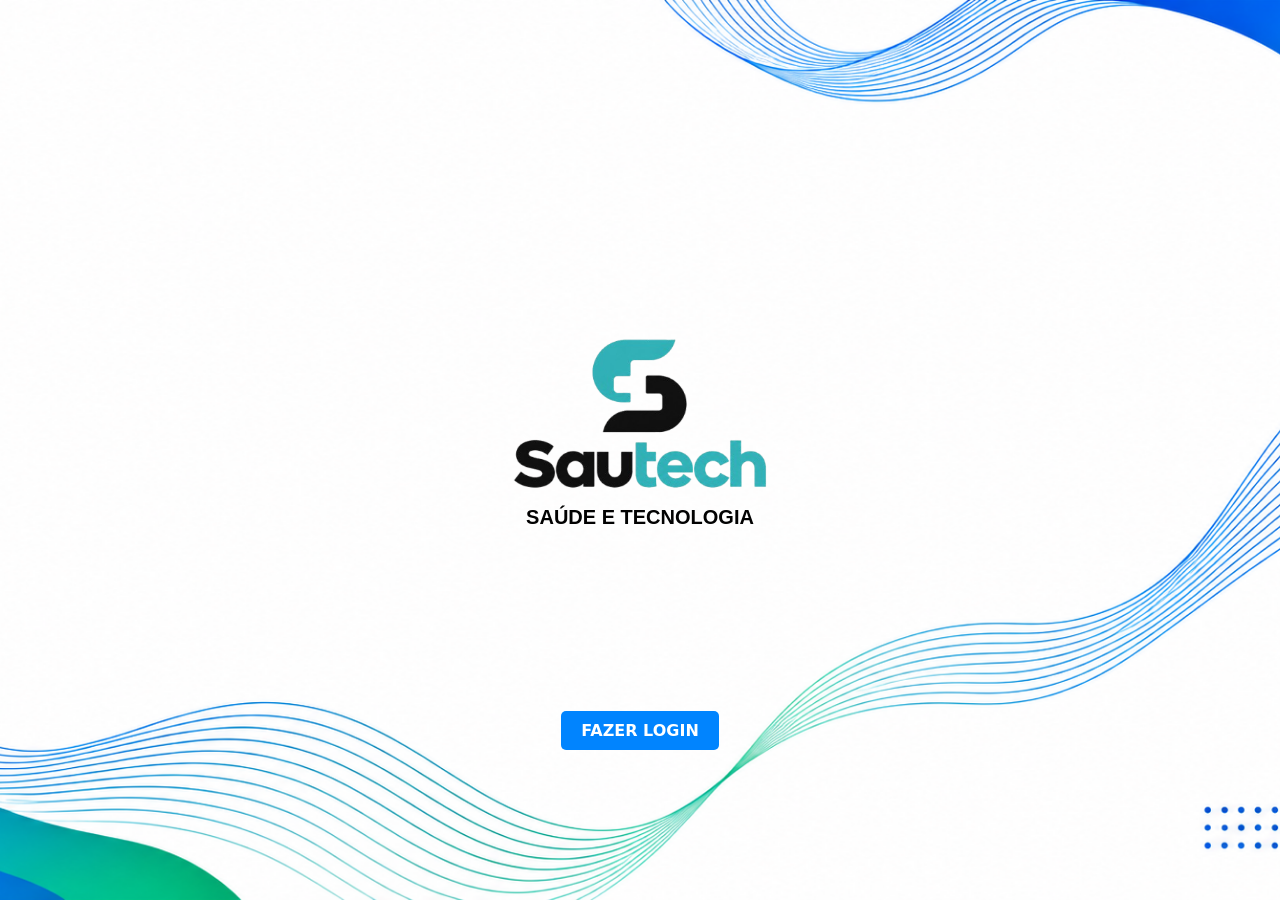
<file: inicio/index.html>
<!DOCTYPE html>
<html lang="pt-br">
<head>
    <meta charset="UTF-8">
    <meta name="viewport" content="width=device-width, initial-scale=1.0">
    <link rel="stylesheet" href="/inicio/css/style.css">
    <title>Sautec</title>
</head>
<body class="home">
        <nav class="menu">
            <a href="../login/login.html" class="botao" >FAZER LOGIN</a>
        </nav> 

    <header class="home-textos">
        <div class="titulo-principal">
            <img src="../inicio/css/images/WhatsApp_Image_2026-09-24_at_19.46.45-removebg-preview.png" alt="Ícone Sautec" class="logo-icon">
            <p class="subtitulo">SAÚDE E TECNOLOGIA</p>
        </div>
    </header>

</body>
</html>
</file>
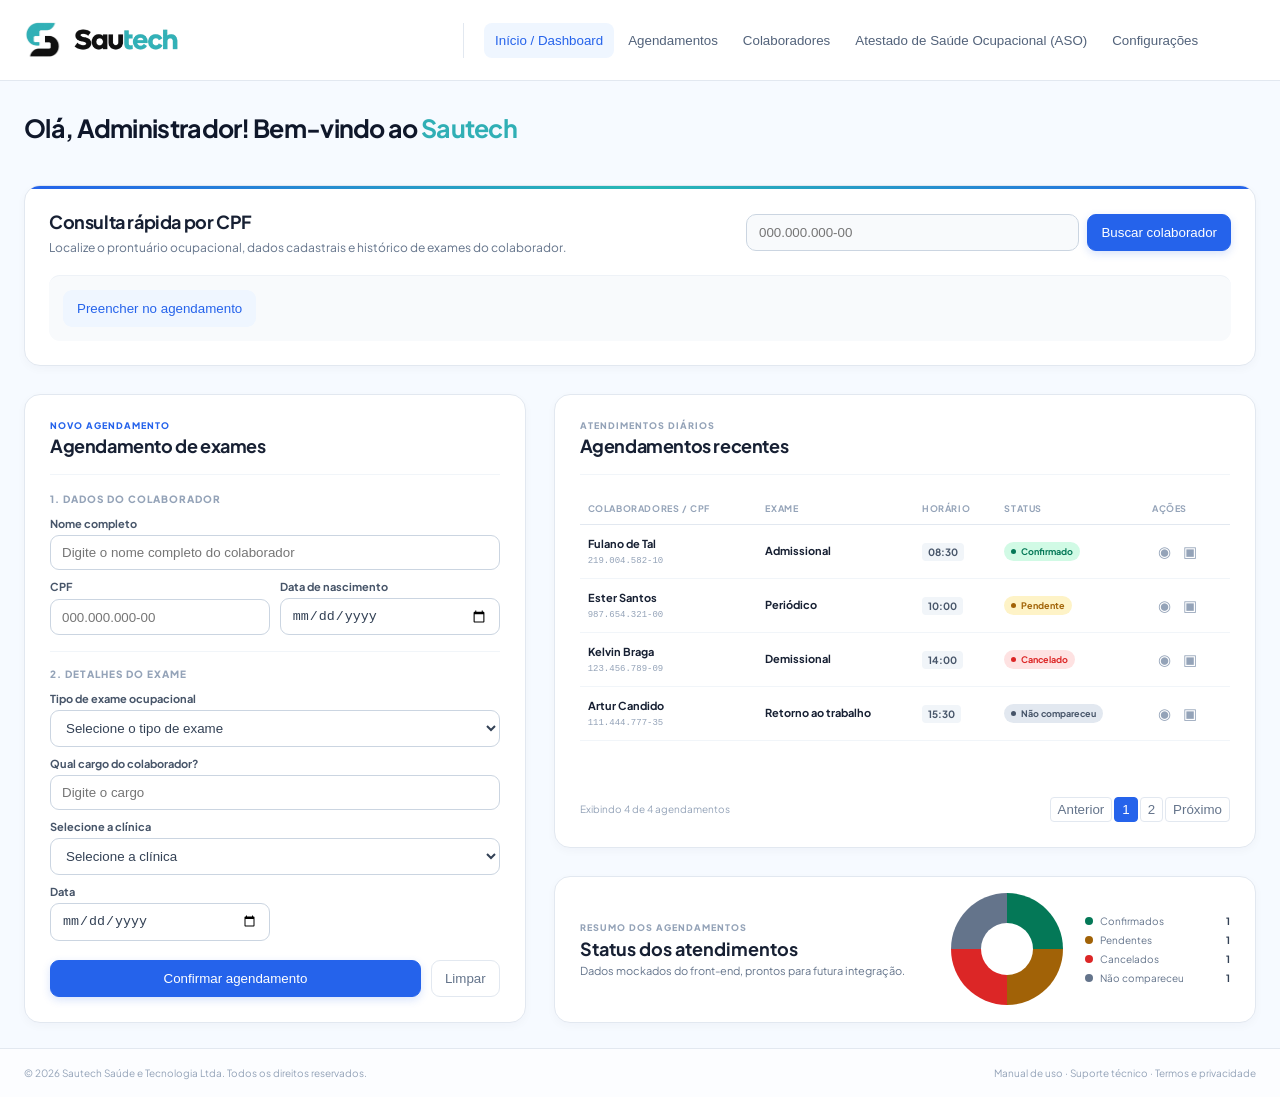
<file: sistema/index.html>
<!DOCTYPE html>
<html lang="pt-BR">

<head>
  <meta charset="UTF-8">
  <meta name="viewport" content="width=device-width, initial-scale=1.0">
  <title>Sautech | Saúde Ocupacional</title>
  <link rel="preconnect" href="https://fonts.googleapis.com">
  <link rel="preconnect" href="https://fonts.gstatic.com" crossorigin>
  <link
    href="https://fonts.googleapis.com/css2?family=Plus+Jakarta+Sans:wght@400;500;600;700;800&display=swap"
    rel="stylesheet"
  >
  <link rel="stylesheet" href="../sistema/css/style.css">
</head>

<body>

  <!-- =========================================================
       CABEÇALHO / BARRA DE NAVEGAÇÃO
  ========================================================== -->
  <header class="topbar">

    <div class="nav-wrap">

      <!-- LOGO -->
      <a class="brand" href="#inicio">

        <span class="logo-mark">
          <img
            src="../sistema/css/images/WhatsApp_Image_2026-09-24_at_19.46.45-removebg-preview.png"
            alt=""
            class="logo-icon2"
          >
        </span>

        <img
          src="../sistema/css/images/WhatsApp_Image_2026-09-24_at_19.46.45-removebg-preview - Copia.png"
          alt=""
          class="logo-icon"
        >

      </a>


      <!-- MENU PRINCIPAL -->
      <nav id="menu" class="menu">

        <button class="nav-item active" data-view="dashboard">
          <span>Início / Dashboard</span>
        </button>

        <button class="nav-item" data-view="agendamentos">
          <span>Agendamentos</span>
        </button>

        <button class="nav-item" data-view="colaboradores">
          <span>Colaboradores</span>
        </button>

        <button class="nav-item" data-view="aso">
          <span>Atestado de Saúde Ocupacional (ASO)</span>
        </button>

        <button class="nav-item" data-view="configuracoes">
          <span>Configurações</span>
        </button>

      </nav>

    </div>

  </header>


  <!-- =========================================================
       CONTEÚDO PRINCIPAL DO SISTEMA
  ========================================================== -->
  <main>


    <!-- =======================================================
         TELA: DASHBOARD / INÍCIO
    ======================================================== -->
    <div class="app-view" id="dashboard-view">


      <!-- -------------------------------------------------------
           SEÇÃO: BOAS-VINDAS
      -------------------------------------------------------- -->
      <section class="tela" id="inicio">

        <div class="welcome">

          <div>
            <h1>
              Olá, Administrador! Bem-vindo ao
              <span>Sautech</span>
            </h1>
            <br>
          </div>

        </div>

      </section>


      <!-- -------------------------------------------------------
           SEÇÃO: CONSULTA RÁPIDA POR CPF
      -------------------------------------------------------- -->
      <section class="buscar card" id="buscar">

        <div class="accent-line"></div>

        <div class="search-header">

          <div>
            <h2>Consulta rápida por CPF</h2>

            <p>
              Localize o prontuário ocupacional, dados cadastrais
              e histórico de exames do colaborador.
            </p>
          </div>


          <!-- FORMULÁRIO DE BUSCA -->
          <form id="search-form">

            <label>
              <input
                id="buscaCPF"
                placeholder="000.000.000-00"
                inputmode="numeric"
              >
            </label>

            <button type="submit" class="primary">
              Buscar colaborador
            </button>

          </form>

        </div>


        <!-- RESULTADO DA BUSCA -->
        <div id="resultadoBusca" class="resultadoBusca">

          <div>

            <div class="result-buttons">

              <button type="button" class="soft" data-fill>
                Preencher no agendamento
              </button>

            </div>

          </div>

        </div>

      </section>


      <!-- =======================================================
           GRID PRINCIPAL DO DASHBOARD
      ======================================================== -->
      <div class="dashboard-grid">


        <!-- =====================================================
             SEÇÃO: NOVO AGENDAMENTO
        ====================================================== -->
        <section class="agendamento card" id="agendamento">

          <div class="section-heading">

            <div>
              <span>Novo agendamento</span>
              <h2>Agendamento de exames</h2>
            </div>

          </div>


          <!-- FORMULÁRIO DE AGENDAMENTO -->
          <form id="appointment-form">


            <!-- -------------------------------------------------
                 ETAPA 1: DADOS DO COLABORADOR
            -------------------------------------------------- -->
            <div class="etapa" id="etapa1">

              <p class="form-title">
                1. Dados do colaborador
              </p>


              <!-- NOME -->
              <label>
                Nome completo

                <input
                  id="nome"
                  required
                  placeholder="Digite o nome completo do colaborador"
                >
              </label>


              <!-- CPF + DATA DE NASCIMENTO -->
              <div class="two-columns">

                <label>
                  CPF

                  <input
                    id="cpf"
                    required
                    placeholder="000.000.000-00"
                  >
                </label>


                <label>
                  Data de nascimento

                  <input
                    id="data-nascimento"
                    type="date"
                  >
                </label>

              </div>

            </div>


            <!-- -------------------------------------------------
                 ETAPA 2: DETALHES DO EXAME
            -------------------------------------------------- -->
            <div class="etapa" id="etapa2">

              <p class="form-title">
                2. Detalhes do exame
              </p>


              <!-- TIPO DE EXAME -->
              <label>
                Tipo de exame ocupacional

                <select id="tipo-exame">

                  <option value="">
                    Selecione o tipo de exame
                  </option>

                  <option value="periodico">
                    Exame periódico
                  </option>

                  <option value="admissional">
                    Exame admissional
                  </option>

                  <option value="demissional">
                    Exame demissional
                  </option>

                  <option value="retorno">
                    Retorno ao trabalho
                  </option>

                  <option value="mudanca">
                    Mudança de função
                  </option>

                  <option value="interconsulta">
                    Interconsulta
                  </option>

                </select>

              </label>


              <!-- CARGO / FUNÇÃO -->
              <label id="campo-funcao" hidden>
                Qual cargo do colaborador?

                <input
                  id="nova-funcao"
                  placeholder="Digite o cargo"
                >
              </label>


              <!-- -------------------------------------------------
                   UPLOAD DE DOCUMENTOS
              -------------------------------------------------- -->
              <div id="area-upload" class="area-upload" hidden>

                <p id="upload-explicacao"></p>


                <label class="upload-label">
                  Selecionar documentos

                  <input
                    id="documentos"
                    type="file"
                    multiple
                    accept=".pdf,.jpg,.jpeg,.png"
                    hidden
                  >
                </label>


                <small id="upload-limites"></small>

                <ul
                  id="lista-arquivos"
                  class="lista-arquivos"
                ></ul>

              </div>


              <!-- CLÍNICA -->
              <label>
                Selecione a clínica

                <select id="medico">

                  <option value="">
                    Selecione a clínica
                  </option>

                  <option>
                    Clinica X
                  </option>

                  <option>
                    Clinica Y
                  </option>

                  <option>
                    Clínica z
                  </option>

                </select>

              </label>


              <!-- DATA DO EXAME -->
              <div class="two-columns">

                <label>
                  Data

                  <input
                    id="data-exame"
                    type="date"
                  >
                </label>

              </div>

            </div>


            <!-- -------------------------------------------------
                 BOTÕES DO AGENDAMENTO
            -------------------------------------------------- -->
            <div class="botoes">

              <button
                class="primary"
                id="confirmarAgendamento"
                type="submit"
              >
                Confirmar agendamento
              </button>

              <button
                class="secondary"
                type="reset"
              >
                Limpar
              </button>

            </div>

          </form>

        </section>


        <!-- =====================================================
             LADO DIREITO DO DASHBOARD
        ====================================================== -->
        <div class="agenda-side">


          <!-- ===================================================
               SEÇÃO: AGENDAMENTOS RECENTES
          ==================================================== -->
          <section class="recentes card" id="recentes">

            <div class="recentes2">

              <div class="section-heading">

                <div>
                  <span>Atendimentos diários</span>
                  <h2>Agendamentos recentes</h2>
                </div>

              </div>


              <!-- TABELA DE AGENDAMENTOS -->
              <div class="table-wrap">

                <table>

                  <thead>

                    <tr>
                      <th>Colaboradores / CPF</th>
                      <th>Exame</th>
                      <th>Horário</th>
                      <th>Status</th>
                      <th>Ações</th>
                    </tr>

                  </thead>

                  <tbody id="appointments-body"></tbody>

                </table>

              </div>


              <!-- PAGINAÇÃO -->
              <div class="table-footer">

                <span id="total-label">
                  Exibindo 4 de 28 agendamentos
                </span>

                <div>

                  <button>
                    Anterior
                  </button>

                  <button class="current">
                    1
                  </button>

                  <button>
                    2
                  </button>

                  <button>
                    Próximo
                  </button>

                </div>

              </div>

            </div>

          </section>


          <!-- ===================================================
               SEÇÃO: STATUS DOS ATENDIMENTOS
          ==================================================== -->
          <section class="dashboard-summary card">

            <div>

              <span>
                Resumo dos agendamentos
              </span>

              <h2>
                Status dos atendimentos
              </h2>

              <p>
                Dados mockados do front-end, prontos para futura
                integração.
              </p>

            </div>


            <!-- GRÁFICO -->
            <div class="chart-content">

              <div
                id="grafico-pizza"
                class="grafico-pizza"
              ></div>

              <ul
                id="legenda-grafico"
                class="legenda-grafico"
              ></ul>

            </div>

          </section>


        </div>

      </div>

    </div>


    <!-- =======================================================
         TELA: AGENDAMENTOS
    ======================================================== -->
    <section
      id="agendamentos-view"
      class="app-view"
      hidden
    >

      <section class="card page-card">

        <div class="section-heading">

          <div>
            <span>Atendimentos</span>
            <h2>Agendamentos</h2>
          </div>

          <button
            id="novo-agendamento"
            class="primary"
            type="button"
          >
            Novo agendamento
          </button>

        </div>


        <!-- TABELA DE AGENDAMENTOS -->
        <div class="table-wrap">

          <table>

            <thead>

              <tr>
                <th>Colaborador / CPF</th>
                <th>Exame</th>
                <th>Horário</th>
                <th>Status</th>
                <th>Ações</th>
              </tr>

            </thead>

            <tbody id="appointments-full-body"></tbody>

          </table>

        </div>

      </section>

    </section>


    <!-- =======================================================
         TELA: COLABORADORES
    ======================================================== -->
    <section
      id="colaboradores-view"
      class="app-view"
      hidden
    >

      <section class="card page-card">

        <div class="section-heading">

          <div>
            <span>Cadastro</span>
            <h2>Colaboradores</h2>
          </div>

        </div>


        <!-- TABELA DE COLABORADORES -->
        <div class="table-wrap">

          <table>

            <thead>

              <tr>
                <th>Colaborador</th>
                <th>CPF</th>
                <th>Data de nascimento</th>
                <th>Cargo</th>
                <th>Último exame</th>
                <th>Tipo do exame</th>
                <th>Data do exame</th>
                <th>Data de demissão</th>
                <th>Status</th>
              </tr>

            </thead>

            <tbody id="colaboradores-body"></tbody>

          </table>

        </div>

      </section>

    </section>


    <!-- =======================================================
         TELA: ASO
    ======================================================== -->
    <section
      id="aso-view"
      class="app-view"
      hidden
    >

      <section class="card page-card">

        <div class="section-heading">

          <div>
            <span>Documentos liberados</span>
            <h2>Atestado de Saúde Ocupacional</h2>
          </div>

        </div>


        <!-- BUSCA POR COLABORADOR -->
        <label class="search-name">

          Pesquisar colaborador

          <input
            id="busca-aso"
            placeholder="Digite o nome do colaborador"
          >

        </label>


        <!-- RESULTADO DOS ASOs -->
        <div
          id="resultado-aso"
          class="aso-lista"
        ></div>

      </section>

    </section>


    <!-- =======================================================
         TELA: CONFIGURAÇÕES
    ======================================================== -->
    <section
      id="configuracoes-view"
      class="app-view"
      hidden
    >

      <section class="card page-card">

        <div class="section-heading">

          <div>
            <span>Administração</span>
            <h2>Configurações</h2>
          </div>

        </div>


        <!-- ---------------------------------------------------
             APARÊNCIA
        ---------------------------------------------------- -->
        <div class="config-item">

          <div>
            <strong>Aparência</strong>
            <p>Modo escuro</p>
          </div>

          <span class="disabled-option">
            Desativado
          </span>

        </div>


        <!-- ---------------------------------------------------
             CADASTRO DE CLIENTES
        ---------------------------------------------------- -->
        <form
          id="cliente-form"
          class="cliente-form"
        >

          <p class="form-title">
            Cadastro de clientes
          </p>


          <div class="two-columns">

            <label>
              Nome da empresa
              <input required>
            </label>

            <label>
              Razão social
              <input required>
            </label>

            <label>
              CNPJ
              <input required>
            </label>

            <label>
              Nome do responsável
              <input required>
            </label>

            <label>
              E-mail
              <input type="email" required>
            </label>

            <label>
              Telefone
              <input required>
            </label>

            <label>
              Usuário / login
              <input required>
            </label>

            <label>
              Senha
              <input type="password" required>
            </label>

            <label>
              Confirmação de senha
              <input type="password" required>
            </label>

            <label>
              Status do cliente

              <select>
                <option>Ativo</option>
                <option>Inativo</option>
              </select>

            </label>

          </div>


          <!-- BOTÃO -->
          <div class="botoes">

            <button
              class="primary"
              type="submit"
            >
              Cadastrar cliente
            </button>

          </div>

        </form>

      </section>

    </section>


  </main>


  <!-- =========================================================
       MODAL DE VISUALIZAÇÃO DO ASO
  ========================================================== -->
  <div
    id="modal-aso"
    class="modal-aso"
    hidden
  >

    <div class="modal-content">

      <!-- FECHAR MODAL -->
      <button
        class="modal-close"
        data-close-aso
        type="button"
      >
        ×
      </button>


      <h2>
        Visualização do ASO
      </h2>

      <p>
        Documento de demonstração (dado mockado).
      </p>


      <!-- DOCUMENTO MOCKADO -->
      <div class="mock-document">

        <strong>
          ATESTADO DE SAÚDE OCUPACIONAL
        </strong>

        <span>
          Documento de demonstração para visualização
          no front-end.
        </span>

      </div>


      <!-- DOWNLOAD -->
      <button
        class="primary"
        type="button"
        data-download-aso
      >
        Baixar demonstração
      </button>

    </div>

  </div>


  <!-- =========================================================
       NOTIFICAÇÕES / TOAST
  ========================================================== -->
  <div
    id="toast"
    class="toast"
    role="status"
  ></div>


  <!-- =========================================================
       RODAPÉ
  ========================================================== -->
  <footer>

    © 2026 Sautech Saúde e Tecnologia Ltda.
    Todos os direitos reservados.

    <span>
      Manual de uso · Suporte técnico · Termos e privacidade
    </span>

  </footer>


  <!-- =========================================================
       JAVASCRIPT PRINCIPAL
  ========================================================== -->
  <script src="script.js"></script>

</body>

</html>
</file>
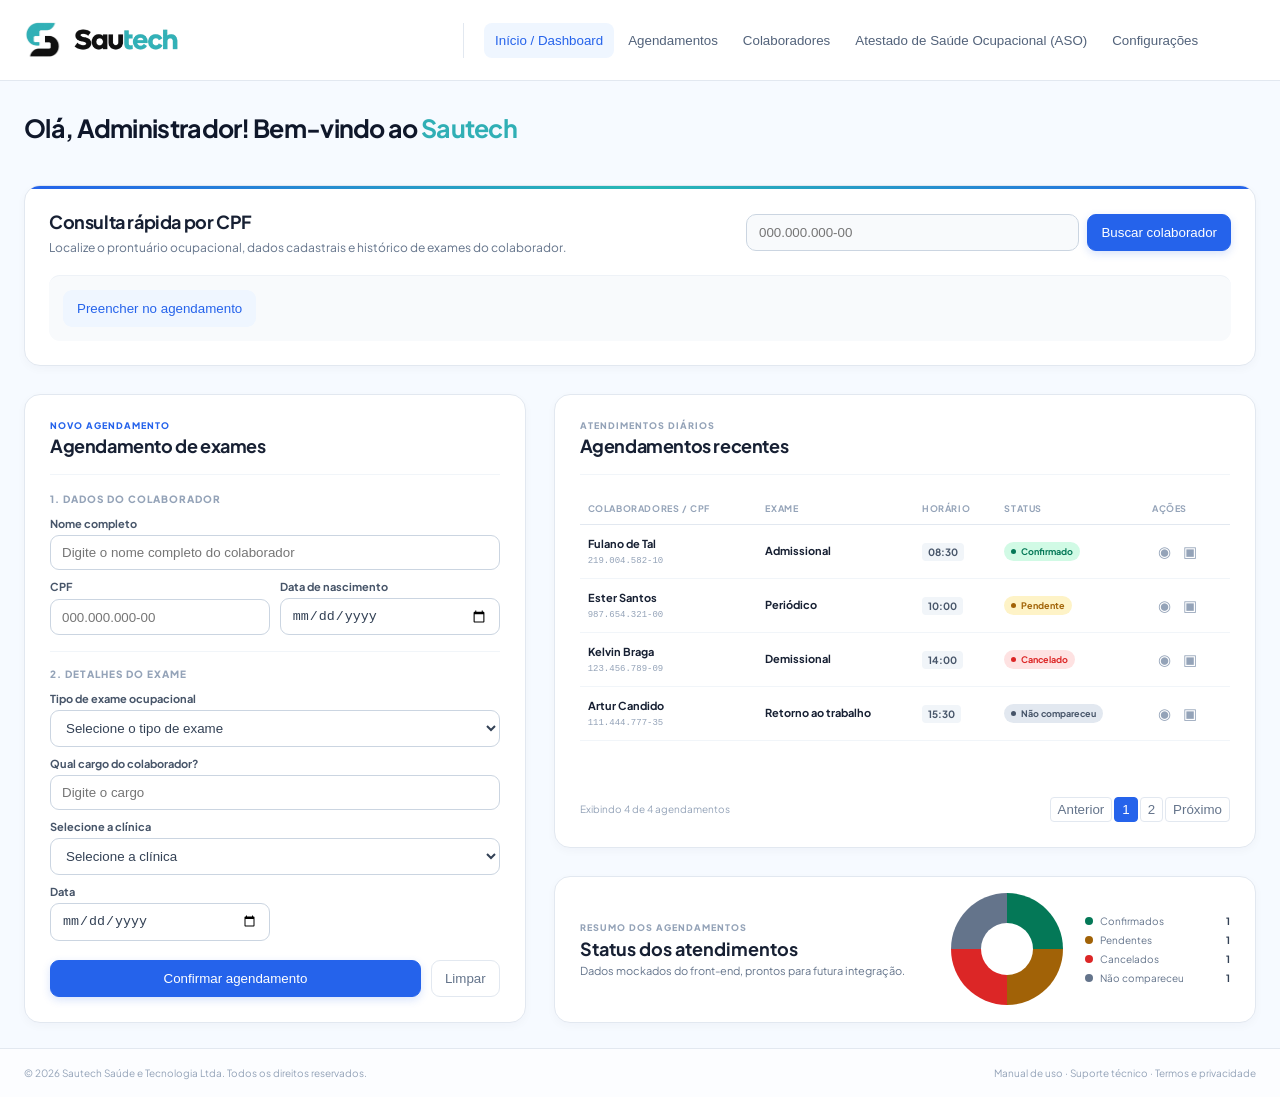
<file: sistema/admin/index.html>
<!DOCTYPE html>
<html lang="pt-BR">

<head>
  <meta charset="UTF-8">
  <meta name="viewport" content="width=device-width, initial-scale=1.0">
  <title>Sautech | Saúde Ocupacional</title>
  <link rel="preconnect" href="https://fonts.googleapis.com">
  <link rel="preconnect" href="https://fonts.gstatic.com" crossorigin>
  <link
    href="https://fonts.googleapis.com/css2?family=Plus+Jakarta+Sans:wght@400;500;600;700;800&display=swap"
    rel="stylesheet"
  >
  <link rel="stylesheet" href="../admin/css/style.css">
  <script src="script.js" defer></script>
</head>

<body>

  <!-- =========================================================
       CABEÇALHO / BARRA DE NAVEGAÇÃO
  ========================================================== -->
  <header class="topbar">

    <div class="nav-wrap">

      <!-- LOGO -->
      <a class="brand" href="#inicio">

        <span class="logo-mark">
          <img
            src="../admin/css/images/WhatsApp_Image_2026-09-24_at_19.46.45-removebg-preview.png"
            alt=""
            class="logo-icon2"
          >
        </span>

        <img
          src="../admin/css/images/WhatsApp_Image_2026-09-24_at_19.46.45-removebg-preview - Copia.png"
          alt=""
          class="logo-icon"
        >

      </a>


      <!-- MENU PRINCIPAL -->
      <nav id="menu" class="menu">

        <button class="nav-item active" data-view="dashboard">
          <span>Início / Dashboard</span>
        </button>

        <button class="nav-item" data-view="agendamentos">
          <span>Agendamentos</span>
        </button>

        <button class="nav-item" data-view="colaboradores">
          <span>Colaboradores</span>
        </button>

        <button class="nav-item" data-view="aso">
          <span>Atestado de Saúde Ocupacional (ASO)</span>
        </button>

        <button class="nav-item" data-view="configuracoes">
          <span>Configurações</span>
        </button>

      </nav>

    </div>

  </header>


  <!-- =========================================================
       CONTEÚDO PRINCIPAL DO SISTEMA
  ========================================================== -->
  <main>


    <!-- =======================================================
         TELA: DASHBOARD / INÍCIO
    ======================================================== -->
    <div class="app-view" id="dashboard-view">


      <!-- -------------------------------------------------------
           SEÇÃO: BOAS-VINDAS
      -------------------------------------------------------- -->
      <section class="tela" id="inicio">

        <div class="welcome">

          <div>
            <h1>
              Olá, Administrador! Bem-vindo ao
              <span>Sautech</span>
            </h1>
            <br>
          </div>

        </div>

      </section>


      <!-- -------------------------------------------------------
           SEÇÃO: CONSULTA RÁPIDA POR CPF
      -------------------------------------------------------- -->
      <section class="buscar card" id="buscar">

        <div class="accent-line"></div>

        <div class="search-header">

          <div>
            <h2>Consulta rápida por CPF</h2>

            <p>
              Localize o prontuário ocupacional, dados cadastrais
              e histórico de exames do colaborador.
            </p>
          </div>


          <!-- FORMULÁRIO DE BUSCA -->
          <form id="search-form">

            <label>
              <input
                id="buscaCPF"
                placeholder="000.000.000-00"
                inputmode="numeric"
              >
            </label>

            <button type="submit" class="primary">
              Buscar colaborador
            </button>

          </form>

        </div>


        <!-- RESULTADO DA BUSCA -->
        <div id="resultadoBusca" class="resultadoBusca">

          <div>

            <div class="result-buttons">

              <button type="button" class="soft" data-fill>
                Preencher no agendamento
              </button>

            </div>

          </div>

        </div>

      </section>


      <!-- =======================================================
           GRID PRINCIPAL DO DASHBOARD
      ======================================================== -->
      <div class="dashboard-grid">


        <!-- =====================================================
             SEÇÃO: NOVO AGENDAMENTO
        ====================================================== -->
        <section class="agendamento card" id="agendamento">

          <div class="section-heading">

            <div>
              <span>Novo agendamento</span>
              <h2>Agendamento de exames</h2>
            </div>

          </div>


          <!-- FORMULÁRIO DE AGENDAMENTO -->
          <form id="appointment-form">


            <!-- -------------------------------------------------
                 ETAPA 1: DADOS DO COLABORADOR
            -------------------------------------------------- -->
            <div class="etapa" id="etapa1">

              <p class="form-title">
                1. Dados do colaborador
              </p>


              <!-- NOME -->
              <label>
                Nome completo

                <input
                  id="nome"
                  required
                  placeholder="Digite o nome completo do colaborador"
                >
              </label>


              <!-- CPF + DATA DE NASCIMENTO -->
              <div class="two-columns">

                <label>
                  CPF

                  <input
                    id="cpf"
                    required
                    placeholder="000.000.000-00"
                  >
                </label>


                <label>
                  Data de nascimento

                  <input
                    id="data-nascimento"
                    type="date"
                  >
                </label>

              </div>

            </div>


            <!-- -------------------------------------------------
                 ETAPA 2: DETALHES DO EXAME
            -------------------------------------------------- -->
            <div class="etapa" id="etapa2">

              <p class="form-title">
                2. Detalhes do exame
              </p>


              <!-- TIPO DE EXAME -->
              <label>
                Tipo de exame ocupacional

                <select id="tipo-exame">

                  <option value="">
                    Selecione o tipo de exame
                  </option>

                  <option value="periodico">
                    Exame periódico
                  </option>

                  <option value="admissional">
                    Exame admissional
                  </option>

                  <option value="demissional">
                    Exame demissional
                  </option>

                  <option value="retorno">
                    Retorno ao trabalho
                  </option>

                  <option value="mudanca">
                    Mudança de função
                  </option>

                  <option value="interconsulta">
                    Interconsulta
                  </option>

                </select>

              </label>


              <!-- CARGO / FUNÇÃO -->
              <label id="campo-funcao" hidden>
                Qual cargo do colaborador?

                <input
                  id="nova-funcao"
                  placeholder="Digite o cargo"
                >
              </label>


              <!-- -------------------------------------------------
                   UPLOAD DE DOCUMENTOS
              -------------------------------------------------- -->
              <div id="area-upload" class="area-upload" hidden>

                <p id="upload-explicacao"></p>


                <label class="upload-label">
                  Selecionar documentos

                  <input
                    id="documentos"
                    type="file"
                    multiple
                    accept=".pdf,.jpg,.jpeg,.png"
                    hidden
                  >
                </label>


                <small id="upload-limites"></small>

                <ul
                  id="lista-arquivos"
                  class="lista-arquivos"
                ></ul>

              </div>


              <!-- CLÍNICA -->
              <label>
                Selecione a clínica

                <select id="medico">

                  <option value="">
                    Selecione a clínica
                  </option>

                  <option>
                    Clinica X
                  </option>

                  <option>
                    Clinica Y
                  </option>

                  <option>
                    Clínica z
                  </option>

                </select>

              </label>


              <!-- DATA DO EXAME -->
              <div class="two-columns">

                <label>
                  Data

                  <input
                    id="data-exame"
                    type="date"
                  >
                </label>

              </div>

            </div>


            <!-- -------------------------------------------------
                 BOTÕES DO AGENDAMENTO
            -------------------------------------------------- -->
            <div class="botoes">

              <button
                class="primary"
                id="confirmarAgendamento"
                type="submit"
              >
                Confirmar agendamento
              </button>

              <button
                class="secondary"
                type="reset"
              >
                Limpar
              </button>

            </div>

          </form>

        </section>


        <!-- =====================================================
             LADO DIREITO DO DASHBOARD
        ====================================================== -->
        <div class="agenda-side">


          <!-- ===================================================
               SEÇÃO: AGENDAMENTOS RECENTES
          ==================================================== -->
          <section class="recentes card" id="recentes">

            <div class="recentes2">

              <div class="section-heading">

                <div>
                  <span>Atendimentos diários</span>
                  <h2>Agendamentos recentes</h2>
                </div>

              </div>


              <!-- TABELA DE AGENDAMENTOS -->
              <div class="table-wrap">

                <table>

                  <thead>

                    <tr>
                      <th>Colaboradores / CPF</th>
                      <th>Exame</th>
                      <th>Horário</th>
                      <th>Status</th>
                      <th>Ações</th>
                    </tr>

                  </thead>

                  <tbody id="appointments-body"></tbody>

                </table>

              </div>


              <!-- PAGINAÇÃO -->
              <div class="table-footer">

                <span id="total-label">
                  Exibindo 4 de 28 agendamentos
                </span>

                <div>

                  <button>
                    Anterior
                  </button>

                  <button class="current">
                    1
                  </button>

                  <button>
                    2
                  </button>

                  <button>
                    Próximo
                  </button>

                </div>

              </div>

            </div>

          </section>


          <!-- ===================================================
               SEÇÃO: STATUS DOS ATENDIMENTOS
          ==================================================== -->
          <section class="dashboard-summary card">

            <div>

              <span>
                Resumo dos agendamentos
              </span>

              <h2>
                Status dos atendimentos
              </h2>

              <p>
                Dados mockados do front-end, prontos para futura
                integração.
              </p>

            </div>


            <!-- GRÁFICO -->
            <div class="chart-content">

              <div
                id="grafico-pizza"
                class="grafico-pizza"
              ></div>

              <ul
                id="legenda-grafico"
                class="legenda-grafico"
              ></ul>

            </div>

          </section>


        </div>

      </div>

    </div>


    <!-- =======================================================
         TELA: AGENDAMENTOS
    ======================================================== -->
    <section
      id="agendamentos-view"
      class="app-view"
      hidden
    >

      <section class="card page-card">

        <div class="section-heading">

          <div>
            <span>Atendimentos</span>
            <h2>Agendamentos</h2>
          </div>

          <button
            id="novo-agendamento"
            class="primary"
            type="button"
          >
            Novo agendamento
          </button>

        </div>


        <!-- TABELA DE AGENDAMENTOS -->
        <div class="table-wrap">

          <table>

            <thead>

              <tr>
                <th>Colaborador / CPF</th>
                <th>Exame</th>
                <th>Horário</th>
                <th>Status</th>
                <th>Ações</th>
              </tr>

            </thead>

            <tbody id="appointments-full-body"></tbody>

          </table>

        </div>

      </section>

    </section>


    <!-- =======================================================
         TELA: COLABORADORES
    ======================================================== -->
    <section
      id="colaboradores-view"
      class="app-view"
      hidden
    >

      <section class="card page-card">

        <div class="section-heading">

          <div>
            <span>Cadastro</span>
            <h2>Colaboradores</h2>
          </div>

        </div>


        <!-- TABELA DE COLABORADORES -->
        <div class="table-wrap">

          <table>

            <thead>

              <tr>
                <th>Colaborador</th>
                <th>CPF</th>
                <th>Data de nascimento</th>
                <th>Cargo</th>
                <th>Último exame</th>
                <th>Tipo do exame</th>
                <th>Data do exame</th>
                <th>Data de demissão</th>
                <th>Status</th>
              </tr>

            </thead>

            <tbody id="colaboradores-body"></tbody>

          </table>

        </div>

      </section>

    </section>


    <!-- =======================================================
         TELA: ASO
    ======================================================== -->
    <section
      id="aso-view"
      class="app-view"
      hidden
    >

      <section class="card page-card">

        <div class="section-heading">

          <div>
            <span>Documentos liberados</span>
            <h2>Atestado de Saúde Ocupacional</h2>
          </div>

        </div>


        <!-- BUSCA POR COLABORADOR -->
        <label class="search-name">

          Pesquisar colaborador

          <input
            id="busca-aso"
            placeholder="Digite o nome do colaborador"
          >

        </label>


        <!-- RESULTADO DOS ASOs -->
        <div
          id="resultado-aso"
          class="aso-lista"
        ></div>

      </section>

    </section>


    <!-- =======================================================
         TELA: CONFIGURAÇÕES
    ======================================================== -->
    <section
      id="configuracoes-view"
      class="app-view"
      hidden
    >

      <section class="card page-card">

        <div class="section-heading">

          <div>
            <span>Administração</span>
            <h2>Configurações</h2>
          </div>

        </div>


        <!-- ---------------------------------------------------
             APARÊNCIA
        ---------------------------------------------------- -->
        <div class="config-item">

          <div>
            <strong>Aparência</strong>
            <p>Modo escuro</p>
          </div>

          <span class="disabled-option">
            Desativado
          </span>

        </div>


        <!-- ---------------------------------------------------
             CADASTRO DE CLIENTES
        ---------------------------------------------------- -->
        <form
          id="cliente-form"
          class="cliente-form"
        >

          <p class="form-title">
            Cadastro de clientes
          </p>


          <div class="two-columns">

            <label>
              Nome da empresa
              <input required>
            </label>

            <label>
              Razão social
              <input required>
            </label>

            <label>
              CNPJ
              <input required>
            </label>

            <label>
              Nome do responsável
              <input required>
            </label>

            <label>
              E-mail
              <input type="email" required>
            </label>

            <label>
              Telefone
              <input required>
            </label>

            <label>
              Usuário / login
              <input required>
            </label>

            <label>
              Senha
              <input type="password" required>
            </label>

            <label>
              Confirmação de senha
              <input type="password" required>
            </label>

            <label>
              Status do cliente

              <select>
                <option>Ativo</option>
                <option>Inativo</option>
              </select>

            </label>

          </div>


          <!-- BOTÃO -->
          <div class="botoes">

            <button
              class="primary"
              type="submit"
            >
              Cadastrar cliente
            </button>

          </div>

        </form>

      </section>

    </section>


  </main>


  <!-- =========================================================
       MODAL DE VISUALIZAÇÃO DO ASO
  ========================================================== -->
  <div
    id="modal-aso"
    class="modal-aso"
    hidden
  >

    <div class="modal-content">

      <!-- FECHAR MODAL -->
      <button
        class="modal-close"
        data-close-aso
        type="button"
      >
        ×
      </button>


      <h2>
        Visualização do ASO
      </h2>

      <p>
        Documento de demonstração (dado mockado).
      </p>


      <!-- DOCUMENTO MOCKADO -->
      <div class="mock-document">

        <strong>
          ATESTADO DE SAÚDE OCUPACIONAL
        </strong>

        <span>
          Documento de demonstração para visualização
          no front-end.
        </span>

      </div>


      <!-- DOWNLOAD -->
      <button
        class="primary"
        type="button"
        data-download-aso
      >
        Baixar demonstração
      </button>

    </div>

  </div>


  <!-- =========================================================
       NOTIFICAÇÕES / TOAST
  ========================================================== -->
  <div
    id="toast"
    class="toast"
    role="status"
  ></div>


  <!-- =========================================================
       RODAPÉ
  ========================================================== -->
  <footer>

    © 2026 Sautech Saúde e Tecnologia Ltda.
    Todos os direitos reservados.

    <span>
      Manual de uso · Suporte técnico · Termos e privacidade
    </span>

  </footer>


  <!-- =========================================================
       JAVASCRIPT PRINCIPAL
  ========================================================== -->

</body>

</html>
</file>
<file: inicio/css/style.css>
body.home {
 
  background-image: url('/inicio/css/images/fundo.png');
  background-size: cover;
  background-repeat: no-repeat;
  background-position: center;
  display: flex;
  flex-direction: column;
  align-items: center;
  justify-content: center;
  height: 100vh;
  margin: 0;
  text-align: center;

}

.menu {
  position: absolute;
  bottom: 150px;
  display: flex;
  gap: 20px;
}

.titulo-principal {
  justify-content: center;
  align-items: center;
  display: flex;
  flex-direction: column;
  margin-bottom: 90px;

}

.botao {
  
  font-family: system-ui, -apple-system, BlinkMacSystemFont, 'Segoe UI', Roboto, Oxygen, Ubuntu, Cantarell, 'Open Sans', 'Helvetica Neue', sans-serif;
  color: #ffffff;
  text-decoration: bold;
  display: inline-block;  
  padding: 10px 20px;      
  background-color: #0184fe;                
  text-decoration: none;      
  font-weight: bold;
  border-radius: 5px;
}

.botao:hover {
  background-color: #0254a1; 
}

.logo-icon{
width: 70%;
height: auto;
margin-bottom: -70px;
}

.subtitulo {
  font-family: 'Arial', sans-serif;
  font-size: 20px;
  font-weight: bold;
  margin: 10px 0 0 0;
  color: #020202;
}
</file>
<file: sistema/css/style.css>
:root {
    --blue: #2563eb;
    --cyan: #28b9b5;
    --navy: #172b4d;
    --text: #334155;
    --muted: #64748b;
    --line: #e2e8f0;
    --bg: #f6faff
}

/* Mantém o formulário na altura natural; apenas a coluna do dashboard é dimensionada. */
@media (min-width: 1051px) {
    .dashboard-grid {
        align-items: stretch !important;
    }

    .agendamento {
        align-self: start;
    }

    .agenda-side {
        height: auto !important;
        grid-template-rows: minmax(0, 1fr) 147px !important;
    }

    .agenda-side .dashboard-summary {
        height: auto !important;
    }
}

* {
    box-sizing: border-box
}

.logo-icon {
    width: 40%;
    height: auto;
    margin-right: -4px;

}

.logo-icon2 {
    width: 39px;
    height: 39px;

}

html {
    scroll-behavior: smooth
}

body {
    margin: 0;
    background: var(--bg);
    color: var(--text);
    font: 13px 'Plus Jakarta Sans', Arial, sans-serif
}

.topbar {
    position: sticky;
    top: 0;
    z-index: 5;
    background: #fffffff2;
    border-bottom: 1px solid var(--line);
    backdrop-filter: blur(12px)
}

.nav-wrap,
main {
    max-width: 1280px;
    margin: auto;
    padding-left: 24px;
    padding-right: 24px
}

.nav-wrap {
    height: 80px;
    display: flex;
    gap: 20px;
    align-items: center
}

.brand {
    display: flex;
    gap: 9px;
    align-items: center;
    color: var(--navy);
    text-decoration: none
}

.brand b {
    display: block;
    font-size: 24px;
    letter-spacing: -1.3px
}

.brand b span {
    color: #159bad
}

.brand small {
    display: block;
    color: #64748b;
    text-transform: uppercase;
    font-size: 8px;
    font-weight: 700;
    letter-spacing: 1px
}

.menu {
    display: flex;
    gap: 3px;
    border-left: 1px solid var(--line);
    padding-left: 20px;
    margin-right: 0px;
}

nav {
    display: flex;
    gap: 3px;
    border-left: 1px solid var(--line);
    padding-left: 20px;
    width: 100%;
    margin-left: 150px;
    margin-right: 0px;
}

.nav-item {
    display: flex;
    align-items: center;
    gap: 7px;
    border: 0;
    background: transparent;
    border-radius: 8px;
    padding: 10px 11px;
    color: #52627a;
    font: 600 11px inherit;
    cursor: pointer;
}

.nav-item:hover,
.nav-item.active {
    color: var(--blue);
    background: #eff6ff
}

.profile {
    display: flex;
    align-items: center;
    gap: 9px
}

.bell,
.logout {
    position: relative;
    border: 0;
    background: transparent;
    color: #94a3b8;
    cursor: pointer;
    font-size: 20px
}

.bell i {
    position: absolute;
    right: 0;
    top: 0;
    width: 7px;
    height: 7px;
    background: #10b981;
    border-radius: 50%;
    border: 1px solid #fff
}

.avatar {
    display: grid;
    place-items: center;
    width: 38px;
    height: 38px;
    background: linear-gradient(135deg, var(--blue), var(--cyan));
    color: white;
    border-radius: 50%;
    font-size: 11px;
    font-weight: 800
}

.profile-name {
    border-left: 1px solid var(--line);
    padding-left: 10px
}

.profile-name b,
.profile-name small {
    display: block;
    white-space: nowrap
}

.profile-name b {
    font-size: 11px;
    color: #1e293b
}

.profile-name small {
    font-size: 9px;
    color: #059669;
    font-weight: 700;
    margin-top: 3px
}

.menu-mobile {
    display: none;
    background: transparent;
    border: 0;
    font-size: 22px
}

main {
    padding-top: 31px;
    padding-bottom: 25px
}

.welcome {
    display: flex;
    align-items: center;
    justify-content: space-between;
    gap: 20px;
    margin-bottom: 25px
}

.system-status {
    margin: 0 0 7px;
    color: #047857;
    background: #d1fae5;
    border-radius: 20px;
    padding: 5px 9px;
    display: inline-block;
    text-transform: uppercase;
    font-size: 9px;
    font-weight: 800;
    letter-spacing: .3px
}

.system-status i {
    font-style: normal;
    color: #94a3b8;
    margin: 0 7px
}

.welcome h1 {
    color: #0f172a;
    font-size: 25px;
    letter-spacing: -.7px;
    margin: 0
}

.welcome h1 span {
    color: #30AFB5;
}

.welcome>div>p:last-child,
.search-header p {
    margin: 7px 0 0;
    color: var(--muted);
    font-size: 12px
}

.metrics {
    display: flex;
    gap: 10px
}

.metrics>div {
    display: flex;
    align-items: center;
    gap: 9px;
    background: #fff;
    border: 1px solid var(--line);
    border-radius: 12px;
    padding: 9px 12px;
    box-shadow: 0 3px 10px #1e293b08
}

.metrics b {
    display: grid;
    place-items: center;
    width: 34px;
    height: 34px;
    border-radius: 8px;
    background: #eff6ff;
    color: var(--blue)
}

.metrics>div+div b {
    background: #fff7ed;
    color: #d97706
}

.metrics p {
    margin: 0;
    color: #94a3b8;
    font-size: 10px;
    white-space: nowrap
}

.metrics strong {
    display: block;
    font-size: 10px;
    color: #334155;
    margin-top: 3px
}

.card {
    background: #fff;
    border: 1px solid var(--line);
    border-radius: 16px;
    box-shadow: 0 3px 10px #1e293b08
}

.buscar {
    position: relative;
    overflow: hidden;
    padding: 24px;
    margin-bottom: 28px
}

.accent-line {
    position: absolute;
    left: 0;
    right: 0;
    top: 0;
    height: 3px;
    background: linear-gradient(90deg, var(--blue), var(--cyan), var(--blue))
}

.search-header {
    display: flex;
    align-items: center;
    justify-content: space-between;
    gap: 25px
}

.search-header h2,
.section-heading h2 {
    margin: 0;
    color: #172033;
    font-size: 18px;
    letter-spacing: -.4px
}

.search-header h2 em {
    display: inline-grid;
    place-items: center;
    width: 29px;
    height: 29px;
    border-radius: 7px;
    background: #eff6ff;
    color: #31B0B7;
    font-style: normal
}

#search-form {
    display: flex;
    gap: 8px;
    max-width: 485px;
    flex: 1
}

#search-form label {
    flex: 1;
    display: flex;
    align-items: center;
    gap: 8px;
    background: #f8fafc;
    border: 1px solid #cbd5e1;
    border-radius: 10px;
    padding: 0 12px;
    color: #94a3b8
}

input,
select {
    width: 100%;
    padding: 9px 11px;
    border: 1px solid #cbd5e1;
    border-radius: 9px;
    background: #fff;
    color: #334155;
    font: 600 12px inherit;
    outline: none
}

input:focus,
select:focus {
    border-color: var(--blue);
    box-shadow: 0 0 0 3px #2563eb20
}

#search-form input {
    border: 0;
    box-shadow: none;
    background: transparent;
    padding: 10px 0
}

.primary,
.secondary,
.soft {
    border-radius: 9px;
    padding: 10px 13px;
    font: 700 11px inherit;
    cursor: pointer;
    white-space: nowrap
}

.primary {
    background: var(--blue);
    border: 1px solid var(--blue);
    color: #fff;
    box-shadow: 0 3px 8px #2563eb2e
}

.primary:hover {
    background: #1d4ed8
}

.secondary {
    background: #fff;
    color: #64748b;
    border: 1px solid var(--line)
}

.soft {
    background: #eff6ff;
    color: var(--blue);
    border: 1px solid transparent
}

.resultadoBusca {
    margin-top: 20px;
    padding: 14px;
    background: #f8fafc;
    border-top: 1px solid #eef2f7;
    border-radius: 11px;
    display: flex;
    align-items: center;
    gap: 12px
}

.person-icon {
    display: grid;
    place-items: center;
    width: 42px;
    height: 42px;
    background: #fff;
    border: 1px solid var(--line);
    border-radius: 50%;
    font-size: 22px
}

.resultadoBusca>div:nth-child(2) {
    flex: 1
}

.resultadoBusca h3 {
    margin: 0;
    font-size: 12px;
    color: #0f172a
}

.resultadoBusca h3 small {
    margin-left: 5px;
    padding: 3px 6px;
    border-radius: 4px;
    background: #d1fae5;
    color: #047857;
    font-size: 9px
}

.resultadoBusca p {
    margin: 6px 0 0;
    font-size: 10px;
    color: #64748b;
    line-height: 1.5
}

.result-buttons {
    display: flex;
    gap: 7px
}

.dashboard-grid {
    display: grid;
    grid-template-columns: 5fr 7fr;
    gap: 28px;
    align-items: start
}

.agendamento {
    padding: 25px;
}

.recentes {
    padding: 25px;
}

/* Elementos adicionados exclusivamente para os recursos da fase 1. */
.modal-aso[hidden],
.app-view[hidden] {
    display: none;
}

.dashboard-grid {
    align-items: start;
}

.agenda-side {
    height: 322px;
    grid-template-rows: 96px minmax(0, 1fr);
}

.agenda-side .dashboard-summary {
    height: auto;
}

.agenda-side {
    display: grid;
    grid-template-rows: minmax(0, 1fr) minmax(0, 1fr);
    gap: 28px;
    min-width: 0
}

.dashboard-grid {
    align-items: stretch
}

.recentes {
    height: 100%;
    max-height: none;
    overflow: hidden;
    display: flex;
    flex-direction: column
}

.recentes2 {
    display: flex;
    flex-direction: column;
    min-height: 0;
    height: 100%
}

.recentes .table-wrap {
    flex: 1;
    overflow: auto
}

.dashboard-summary,
.page-card {
    padding: 25px
}

.dashboard-summary {
    height: 100%;
    margin-top: 0;
    display: flex;
    align-items: center;
    justify-content: space-between;
    gap: 24px
}

.dashboard-summary span {
    display: block;
    color: #94a3b8;
    font-size: 9px;
    font-weight: 800;
    text-transform: uppercase;
    letter-spacing: 1px
}

.dashboard-summary h2 {
    margin: 4px 0;
    color: #172033;
    font-size: 18px
}

.dashboard-summary p {
    margin: 0;
    color: #64748b;
    font-size: 11px
}

.chart-content {
    display: flex;
    align-items: center;
    gap: 22px
}

.grafico-pizza {
    width: 112px;
    height: 112px;
    border-radius: 50%;
    position: relative
}

.grafico-pizza:after {
    content: '';
    position: absolute;
    inset: 30px;
    background: #fff;
    border-radius: 50%
}

.legenda-grafico {
    list-style: none;
    margin: 0;
    padding: 0;
    min-width: 145px
}

.legenda-grafico li {
    display: flex;
    align-items: center;
    gap: 7px;
    color: #64748b;
    font-size: 10px;
    margin: 7px 0
}

.legenda-grafico i {
    width: 8px;
    height: 8px;
    border-radius: 50%
}

.legenda-grafico strong {
    margin-left: auto;
    color: #334155
}

.area-upload {
    border: 1px dashed #cbd5e1;
    border-radius: 9px;
    padding: 11px;
    background: #f8fafc
}

.area-upload p {
    margin: 0 0 9px;
    color: #64748b;
    font-size: 10px;
    line-height: 1.5
}

.upload-label {
    display: inline-flex !important;
    width: auto;
    cursor: pointer;
    color: #2563eb !important
}

.upload-label,
.disabled-option {
    padding: 7px 9px;
    background: #eff6ff;
    border-radius: 7px;
    font-size: 10px
}

.area-upload small {
    display: block;
    margin-top: 7px;
    color: #94a3b8;
    font-size: 9px
}

.lista-arquivos {
    list-style: none;
    margin: 8px 0 0;
    padding: 0
}

.lista-arquivos li {
    display: flex;
    justify-content: space-between;
    gap: 8px;
    padding: 5px 0;
    color: #475569;
    font-size: 10px;
    border-top: 1px solid #e2e8f0
}

.lista-arquivos button,
.modal-close {
    border: 0;
    background: transparent;
    color: #dc2626;
    font-size: 16px;
    cursor: pointer
}

.page-card {
    min-height: 300px
}

.search-name {
    display: grid;
    gap: 5px;
    max-width: 420px;
    font-size: 11px;
    font-weight: 700;
    color: #475569
}

.aso-lista {
    margin-top: 20px
}

.aso-item {
    display: flex;
    align-items: center;
    justify-content: space-between;
    padding: 14px 0;
    border-top: 1px solid #f1f5f9
}

.aso-item strong,
.aso-item span,
.aso-item small {
    display: block
}

.aso-item strong {
    color: #172033;
    font-size: 12px
}

.aso-item span,
.aso-item small {
    font-size: 10px;
    color: #64748b;
    margin-top: 4px
}

.config-item {
    display: flex;
    justify-content: space-between;
    align-items: center;
    padding-bottom: 18px;
    margin-bottom: 18px;
    border-bottom: 1px solid #f1f5f9
}

.config-item strong {
    color: #172033
}

.config-item p {
    color: #64748b;
    font-size: 11px;
    margin: 4px 0 0
}

.disabled-option {
    color: #64748b;
    background: #f1f5f9
}

.cliente-form {
    max-width: 760px
}

.modal-aso {
    position: fixed;
    inset: 0;
    z-index: 10;
    background: #17203380;
    display: grid;
    place-items: center;
    padding: 20px
}

.modal-content {
    position: relative;
    width: min(560px, 100%);
    background: #fff;
    border-radius: 16px;
    padding: 25px;
    box-shadow: 0 16px 40px #1720334a
}

.modal-close {
    position: absolute;
    right: 14px;
    top: 10px
}

.modal-content h2 {
    margin: 0;
    color: #172033;
    font-size: 18px
}

.modal-content>p {
    color: #64748b;
    font-size: 11px
}

.mock-document {
    min-height: 190px;
    margin: 18px 0;
    padding: 25px;
    border: 1px solid #e2e8f0;
    background: #f8fafc;
    display: grid;
    place-content: center;
    text-align: center;
    gap: 12px;
    color: #334155
}

.mock-document span {
    font-size: 11px;
    color: #64748b
}

.section-heading {
    display: flex;
    justify-content: space-between;
    align-items: center;
    padding-bottom: 17px;
    margin-bottom: 18px;
    border-bottom: 1px solid #f1f5f9
}

.section-heading span {
    display: block;
    color: var(--blue);
    font-size: 9px;
    font-weight: 800;
    text-transform: uppercase;
    letter-spacing: 1px;
    margin-bottom: 3px
}

.recentes .section-heading span {
    color: #94a3b8
}

.section-heading>b {
    display: grid;
    place-items: center;
    background: #ecfdf5;
    color: var(--cyan);
    width: 30px;
    height: 30px;
    border-radius: 8px;
    font-size: 20px
}

.etapa {
    display: grid;
    gap: 10px
}

.form-title {
    margin: 0 0 2px;
    color: #94a3b8;
    text-transform: uppercase;
    letter-spacing: 1px;
    font-size: 10px;
    font-weight: 800
}

.etapa label {
    display: grid;
    gap: 5px;
    color: #475569;
    font-size: 11px;
    font-weight: 700
}

.etapa+.etapa {
    border-top: 1px solid #f1f5f9;
    margin-top: 16px;
    padding-top: 16px
}

.two-columns {
    display: grid;
    grid-template-columns: 1fr 1fr;
    gap: 10px
}

.botoes {
    display: flex;
    gap: 10px;
    margin-top: 19px
}

.botoes .primary {
    flex: 1
}

.date {
    margin: 0;
    padding: 7px 9px;
    background: #f1f5f9;
    border-radius: 7px;
    color: #64748b;
    font-size: 10px;
    font-weight: 600
}

.date button {
    border: 0;
    background: none;
    color: #94a3b8;
    cursor: pointer
}

.table-wrap {
    overflow-x: auto
}

table {
    width: 100%;
    min-width: 545px;
    border-collapse: collapse
}

th {
    text-align: left;
    border-bottom: 1px solid var(--line);
    padding: 10px 8px;
    color: #94a3b8;
    font-size: 9px;
    letter-spacing: .6px;
    text-transform: uppercase
}

td {
    padding: 12px 8px;
    border-bottom: 1px solid #f1f5f9;
    font-size: 10px;
    color: #475569
}

td strong {
    display: block;
    font-size: 11px;
    color: #172033;
    margin-bottom: 3px
}

td small {
    font-family: monospace;
    color: #94a3b8;
    font-size: 9px
}

.time {
    background: #f1f5f9;
    padding: 3px 6px;
    border-radius: 4px;
    font-weight: 700
}

.status {
    display: inline-flex;
    align-items: center;
    gap: 5px;
    border-radius: 20px;
    padding: 4px 7px;
    font-size: 9px;
    font-weight: 700
}

.status i {
    width: 5px;
    height: 5px;
    border-radius: 50%;
    background: currentColor
}

.confirmed {
    background: #d1fae5;
    color: #047857
}

.waiting {
    background: #fef3c7;
    color: #a16207
}

.done {
    background: #dbeafe;
    color: #1d4ed8
}

.cancelled {
    background: #fee2e2;
    color: #dc2626
}

.absent {
    background: #e2e8f0;
    color: #475569
}

.table-action {
    border: 0;
    background: none;
    color: #94a3b8;
    cursor: pointer;
    font-size: 15px
}

.table-footer {
    display: flex;
    justify-content: space-between;
    align-items: center;
    padding-top: 15px;
    color: #94a3b8;
    font-size: 10px
}

.table-footer button {
    padding: 4px 7px;
    border: 1px solid var(--line);
    background: #fff;
    border-radius: 4px;
    color: #64748b;
    font: 600 9px inherit
}

.table-footer .current {
    background: var(--blue);
    border-color: var(--blue);
    color: #fff
}

.pillars {
    margin-top: 28px;
    padding: 17px;
    display: flex;
    align-items: center;
    justify-content: space-around;
    background: #ffffffd9;
    border: 1px solid var(--line);
    border-radius: 16px
}

.pillars>div {
    display: flex;
    align-items: center;
    gap: 10px
}

.pillars>i {
    height: 30px;
    border-left: 1px solid var(--line)
}

.pillars b {
    display: grid;
    place-items: center;
    width: 30px;
    height: 30px;
    background: #eff6ff;
    color: var(--blue);
    border-radius: 50%;
    font-size: 15px
}

.pillars p {
    margin: 0;
    color: #94a3b8;
    font-size: 10px
}

.pillars strong {
    display: block;
    color: #334155;
    font-size: 12px;
    margin-bottom: 3px
}

footer {
    padding: 18px max(24px, calc((100% - 1232px)/2));
    border-top: 1px solid var(--line);
    background: #ffffffa6;
    color: #94a3b8;
    font-size: 10px
}

footer span {
    float: right
}

.toast {
    position: fixed;
    right: 20px;
    bottom: 20px;
    background: #172033;
    color: #fff;
    padding: 12px 15px;
    border-radius: 9px;
    box-shadow: 0 8px 22px #17203342;
    opacity: 0;
    transform: translateY(10px);
    transition: .25s
}

.toast.show {
    opacity: 1;
    transform: none
}

@media(max-width:1050px) {
    .dashboard-grid {
        grid-template-columns: 1fr
    }

    .agenda-side {
        height: auto;
        grid-template-rows: auto auto;
    }

    .profile-name {
        display: none
    }

    .nav-item {
        padding: 9px 7px;
        font-size: 10px
    }
}

@media(max-width:740px) {

    .nav-wrap,
    main {
        padding-left: 16px;
        padding-right: 16px
    }

    .nav-wrap {
        height: 65px
    }

    .menu-mobile {
        display: block;
        margin-left: auto
    }

    nav {
        display: none;
        position: absolute;
        left: 0;
        right: 0;
        top: 65px;
        background: white;
        border-bottom: 1px solid var(--line);
        box-shadow: 0 8px 16px #1e293b15;
        padding: 10px 16px;
        flex-direction: column
    }

    nav.open {
        display: flex
    }

    .profile {
        display: none
    }

    .welcome,
    .search-header {
        align-items: flex-start;
        flex-direction: column
    }

    .metrics {
        width: 100%;
        flex-wrap: wrap
    }

    .metrics>div {
        flex: 1;
        min-width: 140px
    }

    #search-form {
        width: 100%;
        max-width: none;
        flex-direction: column
    }

    .resultadoBusca {
        align-items: flex-start;
        flex-wrap: wrap
    }

    .result-buttons {
        width: 100%;
        justify-content: flex-end
    }

    .agendamento,
    .recentes,
    .buscar {
        padding: 18px
    }

    .two-columns {
        grid-template-columns: 1fr
    }

    .pillars {
        align-items: flex-start;
        flex-direction: column;
        gap: 13px
    }

    .pillars>i {
        width: 100%;
        height: 0;
        border-left: 0;
        border-top: 1px solid #31B0B7
    }

    footer span {
        float: none;
        display: block;
        margin-top: 6px
    }

    .welcome h1 {
        font-size: 21px
    }

    .dashboard-summary {
        align-items: flex-start;
        flex-direction: column
    }
}
</file>
<file: sistema/admin/css/style.css>
:root {
    --blue: #2563eb;
    --cyan: #28b9b5;
    --navy: #172b4d;
    --text: #334155;
    --muted: #64748b;
    --line: #e2e8f0;
    --bg: #f6faff
}

/* Mantém o formulário na altura natural; apenas a coluna do dashboard é dimensionada. */
@media (min-width: 1051px) {
    .dashboard-grid {
        align-items: stretch !important;
    }

    .agendamento {
        align-self: start;
    }

    .agenda-side {
        height: auto !important;
        grid-template-rows: minmax(0, 1fr) 147px !important;
    }

    .agenda-side .dashboard-summary {
        height: auto !important;
    }
}

* {
    box-sizing: border-box
}

.logo-icon {
    width: 40%;
    height: auto;
    margin-right: -4px;

}

.logo-icon2 {
    width: 39px;
    height: 39px;

}

html {
    scroll-behavior: smooth
}

body {
    margin: 0;
    background: var(--bg);
    color: var(--text);
    font: 13px 'Plus Jakarta Sans', Arial, sans-serif
}

.topbar {
    position: sticky;
    top: 0;
    z-index: 5;
    background: #fffffff2;
    border-bottom: 1px solid var(--line);
    backdrop-filter: blur(12px)
}

.nav-wrap,
main {
    max-width: 1280px;
    margin: auto;
    padding-left: 24px;
    padding-right: 24px
}

.nav-wrap {
    height: 80px;
    display: flex;
    gap: 20px;
    align-items: center
}

.brand {
    display: flex;
    gap: 9px;
    align-items: center;
    color: var(--navy);
    text-decoration: none
}

.brand b {
    display: block;
    font-size: 24px;
    letter-spacing: -1.3px
}

.brand b span {
    color: #159bad
}

.brand small {
    display: block;
    color: #64748b;
    text-transform: uppercase;
    font-size: 8px;
    font-weight: 700;
    letter-spacing: 1px
}

.menu {
    display: flex;
    gap: 3px;
    border-left: 1px solid var(--line);
    padding-left: 20px;
    margin-right: 0px;
}

nav {
    display: flex;
    gap: 3px;
    border-left: 1px solid var(--line);
    padding-left: 20px;
    width: 100%;
    margin-left: 150px;
    margin-right: 0px;
}

.nav-item {
    display: flex;
    align-items: center;
    gap: 7px;
    border: 0;
    background: transparent;
    border-radius: 8px;
    padding: 10px 11px;
    color: #52627a;
    font: 600 11px inherit;
    cursor: pointer;
}

.nav-item:hover,
.nav-item.active {
    color: var(--blue);
    background: #eff6ff
}

.profile {
    display: flex;
    align-items: center;
    gap: 9px
}

.bell,
.logout {
    position: relative;
    border: 0;
    background: transparent;
    color: #94a3b8;
    cursor: pointer;
    font-size: 20px
}

.bell i {
    position: absolute;
    right: 0;
    top: 0;
    width: 7px;
    height: 7px;
    background: #10b981;
    border-radius: 50%;
    border: 1px solid #fff
}

.avatar {
    display: grid;
    place-items: center;
    width: 38px;
    height: 38px;
    background: linear-gradient(135deg, var(--blue), var(--cyan));
    color: white;
    border-radius: 50%;
    font-size: 11px;
    font-weight: 800
}

.profile-name {
    border-left: 1px solid var(--line);
    padding-left: 10px
}

.profile-name b,
.profile-name small {
    display: block;
    white-space: nowrap
}

.profile-name b {
    font-size: 11px;
    color: #1e293b
}

.profile-name small {
    font-size: 9px;
    color: #059669;
    font-weight: 700;
    margin-top: 3px
}

.menu-mobile {
    display: none;
    background: transparent;
    border: 0;
    font-size: 22px
}

main {
    padding-top: 31px;
    padding-bottom: 25px
}

.welcome {
    display: flex;
    align-items: center;
    justify-content: space-between;
    gap: 20px;
    margin-bottom: 25px
}

.system-status {
    margin: 0 0 7px;
    color: #047857;
    background: #d1fae5;
    border-radius: 20px;
    padding: 5px 9px;
    display: inline-block;
    text-transform: uppercase;
    font-size: 9px;
    font-weight: 800;
    letter-spacing: .3px
}

.system-status i {
    font-style: normal;
    color: #94a3b8;
    margin: 0 7px
}

.welcome h1 {
    color: #0f172a;
    font-size: 25px;
    letter-spacing: -.7px;
    margin: 0
}

.welcome h1 span {
    color: #30AFB5;
}

.welcome>div>p:last-child,
.search-header p {
    margin: 7px 0 0;
    color: var(--muted);
    font-size: 12px
}

.metrics {
    display: flex;
    gap: 10px
}

.metrics>div {
    display: flex;
    align-items: center;
    gap: 9px;
    background: #fff;
    border: 1px solid var(--line);
    border-radius: 12px;
    padding: 9px 12px;
    box-shadow: 0 3px 10px #1e293b08
}

.metrics b {
    display: grid;
    place-items: center;
    width: 34px;
    height: 34px;
    border-radius: 8px;
    background: #eff6ff;
    color: var(--blue)
}

.metrics>div+div b {
    background: #fff7ed;
    color: #d97706
}

.metrics p {
    margin: 0;
    color: #94a3b8;
    font-size: 10px;
    white-space: nowrap
}

.metrics strong {
    display: block;
    font-size: 10px;
    color: #334155;
    margin-top: 3px
}

.card {
    background: #fff;
    border: 1px solid var(--line);
    border-radius: 16px;
    box-shadow: 0 3px 10px #1e293b08
}

.buscar {
    position: relative;
    overflow: hidden;
    padding: 24px;
    margin-bottom: 28px
}

.accent-line {
    position: absolute;
    left: 0;
    right: 0;
    top: 0;
    height: 3px;
    background: linear-gradient(90deg, var(--blue), var(--cyan), var(--blue))
}

.search-header {
    display: flex;
    align-items: center;
    justify-content: space-between;
    gap: 25px
}

.search-header h2,
.section-heading h2 {
    margin: 0;
    color: #172033;
    font-size: 18px;
    letter-spacing: -.4px
}

.search-header h2 em {
    display: inline-grid;
    place-items: center;
    width: 29px;
    height: 29px;
    border-radius: 7px;
    background: #eff6ff;
    color: #31B0B7;
    font-style: normal
}

#search-form {
    display: flex;
    gap: 8px;
    max-width: 485px;
    flex: 1
}

#search-form label {
    flex: 1;
    display: flex;
    align-items: center;
    gap: 8px;
    background: #f8fafc;
    border: 1px solid #cbd5e1;
    border-radius: 10px;
    padding: 0 12px;
    color: #94a3b8
}

input,
select {
    width: 100%;
    padding: 9px 11px;
    border: 1px solid #cbd5e1;
    border-radius: 9px;
    background: #fff;
    color: #334155;
    font: 600 12px inherit;
    outline: none
}

input:focus,
select:focus {
    border-color: var(--blue);
    box-shadow: 0 0 0 3px #2563eb20
}

#search-form input {
    border: 0;
    box-shadow: none;
    background: transparent;
    padding: 10px 0
}

.primary,
.secondary,
.soft {
    border-radius: 9px;
    padding: 10px 13px;
    font: 700 11px inherit;
    cursor: pointer;
    white-space: nowrap
}

.primary {
    background: var(--blue);
    border: 1px solid var(--blue);
    color: #fff;
    box-shadow: 0 3px 8px #2563eb2e
}

.primary:hover {
    background: #1d4ed8
}

.secondary {
    background: #fff;
    color: #64748b;
    border: 1px solid var(--line)
}

.soft {
    background: #eff6ff;
    color: var(--blue);
    border: 1px solid transparent
}

.resultadoBusca {
    margin-top: 20px;
    padding: 14px;
    background: #f8fafc;
    border-top: 1px solid #eef2f7;
    border-radius: 11px;
    display: flex;
    align-items: center;
    gap: 12px
}

.person-icon {
    display: grid;
    place-items: center;
    width: 42px;
    height: 42px;
    background: #fff;
    border: 1px solid var(--line);
    border-radius: 50%;
    font-size: 22px
}

.resultadoBusca>div:nth-child(2) {
    flex: 1
}

.resultadoBusca h3 {
    margin: 0;
    font-size: 12px;
    color: #0f172a
}

.resultadoBusca h3 small {
    margin-left: 5px;
    padding: 3px 6px;
    border-radius: 4px;
    background: #d1fae5;
    color: #047857;
    font-size: 9px
}

.resultadoBusca p {
    margin: 6px 0 0;
    font-size: 10px;
    color: #64748b;
    line-height: 1.5
}

.result-buttons {
    display: flex;
    gap: 7px
}

.dashboard-grid {
    display: grid;
    grid-template-columns: 5fr 7fr;
    gap: 28px;
    align-items: start
}

.agendamento {
    padding: 25px;
}

.recentes {
    padding: 25px;
}

/* Elementos adicionados exclusivamente para os recursos da fase 1. */
.modal-aso[hidden],
.app-view[hidden] {
    display: none;
}

.dashboard-grid {
    align-items: start;
}

.agenda-side {
    height: 322px;
    grid-template-rows: 96px minmax(0, 1fr);
}

.agenda-side .dashboard-summary {
    height: auto;
}

.agenda-side {
    display: grid;
    grid-template-rows: minmax(0, 1fr) minmax(0, 1fr);
    gap: 28px;
    min-width: 0
}

.dashboard-grid {
    align-items: stretch
}

.recentes {
    height: 100%;
    max-height: none;
    overflow: hidden;
    display: flex;
    flex-direction: column
}

.recentes2 {
    display: flex;
    flex-direction: column;
    min-height: 0;
    height: 100%
}

.recentes .table-wrap {
    flex: 1;
    overflow: auto
}

.dashboard-summary,
.page-card {
    padding: 25px
}

.dashboard-summary {
    height: 100%;
    margin-top: 0;
    display: flex;
    align-items: center;
    justify-content: space-between;
    gap: 24px
}

.dashboard-summary span {
    display: block;
    color: #94a3b8;
    font-size: 9px;
    font-weight: 800;
    text-transform: uppercase;
    letter-spacing: 1px
}

.dashboard-summary h2 {
    margin: 4px 0;
    color: #172033;
    font-size: 18px
}

.dashboard-summary p {
    margin: 0;
    color: #64748b;
    font-size: 11px
}

.chart-content {
    display: flex;
    align-items: center;
    gap: 22px
}

.grafico-pizza {
    width: 112px;
    height: 112px;
    border-radius: 50%;
    position: relative
}

.grafico-pizza:after {
    content: '';
    position: absolute;
    inset: 30px;
    background: #fff;
    border-radius: 50%
}

.legenda-grafico {
    list-style: none;
    margin: 0;
    padding: 0;
    min-width: 145px
}

.legenda-grafico li {
    display: flex;
    align-items: center;
    gap: 7px;
    color: #64748b;
    font-size: 10px;
    margin: 7px 0
}

.legenda-grafico i {
    width: 8px;
    height: 8px;
    border-radius: 50%
}

.legenda-grafico strong {
    margin-left: auto;
    color: #334155
}

.area-upload {
    border: 1px dashed #cbd5e1;
    border-radius: 9px;
    padding: 11px;
    background: #f8fafc
}

.area-upload p {
    margin: 0 0 9px;
    color: #64748b;
    font-size: 10px;
    line-height: 1.5
}

.upload-label {
    display: inline-flex !important;
    width: auto;
    cursor: pointer;
    color: #2563eb !important
}

.upload-label,
.disabled-option {
    padding: 7px 9px;
    background: #eff6ff;
    border-radius: 7px;
    font-size: 10px
}

.area-upload small {
    display: block;
    margin-top: 7px;
    color: #94a3b8;
    font-size: 9px
}

.lista-arquivos {
    list-style: none;
    margin: 8px 0 0;
    padding: 0
}

.lista-arquivos li {
    display: flex;
    justify-content: space-between;
    gap: 8px;
    padding: 5px 0;
    color: #475569;
    font-size: 10px;
    border-top: 1px solid #e2e8f0
}

.lista-arquivos button,
.modal-close {
    border: 0;
    background: transparent;
    color: #dc2626;
    font-size: 16px;
    cursor: pointer
}

.page-card {
    min-height: 300px
}

.search-name {
    display: grid;
    gap: 5px;
    max-width: 420px;
    font-size: 11px;
    font-weight: 700;
    color: #475569
}

.aso-lista {
    margin-top: 20px
}

.aso-item {
    display: flex;
    align-items: center;
    justify-content: space-between;
    padding: 14px 0;
    border-top: 1px solid #f1f5f9
}

.aso-item strong,
.aso-item span,
.aso-item small {
    display: block
}

.aso-item strong {
    color: #172033;
    font-size: 12px
}

.aso-item span,
.aso-item small {
    font-size: 10px;
    color: #64748b;
    margin-top: 4px
}

.config-item {
    display: flex;
    justify-content: space-between;
    align-items: center;
    padding-bottom: 18px;
    margin-bottom: 18px;
    border-bottom: 1px solid #f1f5f9
}

.config-item strong {
    color: #172033
}

.config-item p {
    color: #64748b;
    font-size: 11px;
    margin: 4px 0 0
}

.disabled-option {
    color: #64748b;
    background: #f1f5f9
}

.cliente-form {
    max-width: 760px
}

.modal-aso {
    position: fixed;
    inset: 0;
    z-index: 10;
    background: #17203380;
    display: grid;
    place-items: center;
    padding: 20px
}

.modal-content {
    position: relative;
    width: min(560px, 100%);
    background: #fff;
    border-radius: 16px;
    padding: 25px;
    box-shadow: 0 16px 40px #1720334a
}

.modal-close {
    position: absolute;
    right: 14px;
    top: 10px
}

.modal-content h2 {
    margin: 0;
    color: #172033;
    font-size: 18px
}

.modal-content>p {
    color: #64748b;
    font-size: 11px
}

.mock-document {
    min-height: 190px;
    margin: 18px 0;
    padding: 25px;
    border: 1px solid #e2e8f0;
    background: #f8fafc;
    display: grid;
    place-content: center;
    text-align: center;
    gap: 12px;
    color: #334155
}

.mock-document span {
    font-size: 11px;
    color: #64748b
}

.section-heading {
    display: flex;
    justify-content: space-between;
    align-items: center;
    padding-bottom: 17px;
    margin-bottom: 18px;
    border-bottom: 1px solid #f1f5f9
}

.section-heading span {
    display: block;
    color: var(--blue);
    font-size: 9px;
    font-weight: 800;
    text-transform: uppercase;
    letter-spacing: 1px;
    margin-bottom: 3px
}

.recentes .section-heading span {
    color: #94a3b8
}

.section-heading>b {
    display: grid;
    place-items: center;
    background: #ecfdf5;
    color: var(--cyan);
    width: 30px;
    height: 30px;
    border-radius: 8px;
    font-size: 20px
}

.etapa {
    display: grid;
    gap: 10px
}

.form-title {
    margin: 0 0 2px;
    color: #94a3b8;
    text-transform: uppercase;
    letter-spacing: 1px;
    font-size: 10px;
    font-weight: 800
}

.etapa label {
    display: grid;
    gap: 5px;
    color: #475569;
    font-size: 11px;
    font-weight: 700
}

.etapa+.etapa {
    border-top: 1px solid #f1f5f9;
    margin-top: 16px;
    padding-top: 16px
}

.two-columns {
    display: grid;
    grid-template-columns: 1fr 1fr;
    gap: 10px
}

.botoes {
    display: flex;
    gap: 10px;
    margin-top: 19px
}

.botoes .primary {
    flex: 1
}

.date {
    margin: 0;
    padding: 7px 9px;
    background: #f1f5f9;
    border-radius: 7px;
    color: #64748b;
    font-size: 10px;
    font-weight: 600
}

.date button {
    border: 0;
    background: none;
    color: #94a3b8;
    cursor: pointer
}

.table-wrap {
    overflow-x: auto
}

table {
    width: 100%;
    min-width: 545px;
    border-collapse: collapse
}

th {
    text-align: left;
    border-bottom: 1px solid var(--line);
    padding: 10px 8px;
    color: #94a3b8;
    font-size: 9px;
    letter-spacing: .6px;
    text-transform: uppercase
}

td {
    padding: 12px 8px;
    border-bottom: 1px solid #f1f5f9;
    font-size: 10px;
    color: #475569
}

td strong {
    display: block;
    font-size: 11px;
    color: #172033;
    margin-bottom: 3px
}

td small {
    font-family: monospace;
    color: #94a3b8;
    font-size: 9px
}

.time {
    background: #f1f5f9;
    padding: 3px 6px;
    border-radius: 4px;
    font-weight: 700
}

.status {
    display: inline-flex;
    align-items: center;
    gap: 5px;
    border-radius: 20px;
    padding: 4px 7px;
    font-size: 9px;
    font-weight: 700
}

.status i {
    width: 5px;
    height: 5px;
    border-radius: 50%;
    background: currentColor
}

.confirmed {
    background: #d1fae5;
    color: #047857
}

.waiting {
    background: #fef3c7;
    color: #a16207
}

.done {
    background: #dbeafe;
    color: #1d4ed8
}

.cancelled {
    background: #fee2e2;
    color: #dc2626
}

.absent {
    background: #e2e8f0;
    color: #475569
}

.table-action {
    border: 0;
    background: none;
    color: #94a3b8;
    cursor: pointer;
    font-size: 15px
}

.table-footer {
    display: flex;
    justify-content: space-between;
    align-items: center;
    padding-top: 15px;
    color: #94a3b8;
    font-size: 10px
}

.table-footer button {
    padding: 4px 7px;
    border: 1px solid var(--line);
    background: #fff;
    border-radius: 4px;
    color: #64748b;
    font: 600 9px inherit
}

.table-footer .current {
    background: var(--blue);
    border-color: var(--blue);
    color: #fff
}

.pillars {
    margin-top: 28px;
    padding: 17px;
    display: flex;
    align-items: center;
    justify-content: space-around;
    background: #ffffffd9;
    border: 1px solid var(--line);
    border-radius: 16px
}

.pillars>div {
    display: flex;
    align-items: center;
    gap: 10px
}

.pillars>i {
    height: 30px;
    border-left: 1px solid var(--line)
}

.pillars b {
    display: grid;
    place-items: center;
    width: 30px;
    height: 30px;
    background: #eff6ff;
    color: var(--blue);
    border-radius: 50%;
    font-size: 15px
}

.pillars p {
    margin: 0;
    color: #94a3b8;
    font-size: 10px
}

.pillars strong {
    display: block;
    color: #334155;
    font-size: 12px;
    margin-bottom: 3px
}

footer {
    padding: 18px max(24px, calc((100% - 1232px)/2));
    border-top: 1px solid var(--line);
    background: #ffffffa6;
    color: #94a3b8;
    font-size: 10px
}

footer span {
    float: right
}

.toast {
    position: fixed;
    right: 20px;
    bottom: 20px;
    background: #172033;
    color: #fff;
    padding: 12px 15px;
    border-radius: 9px;
    box-shadow: 0 8px 22px #17203342;
    opacity: 0;
    transform: translateY(10px);
    transition: .25s
}

.toast.show {
    opacity: 1;
    transform: none
}

@media(max-width:1050px) {
    .dashboard-grid {
        grid-template-columns: 1fr
    }

    .agenda-side {
        height: auto;
        grid-template-rows: auto auto;
    }

    .profile-name {
        display: none
    }

    .nav-item {
        padding: 9px 7px;
        font-size: 10px
    }
}

@media(max-width:740px) {

    .nav-wrap,
    main {
        padding-left: 16px;
        padding-right: 16px
    }

    .nav-wrap {
        height: 65px
    }

    .menu-mobile {
        display: block;
        margin-left: auto
    }

    nav {
        display: none;
        position: absolute;
        left: 0;
        right: 0;
        top: 65px;
        background: white;
        border-bottom: 1px solid var(--line);
        box-shadow: 0 8px 16px #1e293b15;
        padding: 10px 16px;
        flex-direction: column
    }

    nav.open {
        display: flex
    }

    .profile {
        display: none
    }

    .welcome,
    .search-header {
        align-items: flex-start;
        flex-direction: column
    }

    .metrics {
        width: 100%;
        flex-wrap: wrap
    }

    .metrics>div {
        flex: 1;
        min-width: 140px
    }

    #search-form {
        width: 100%;
        max-width: none;
        flex-direction: column
    }

    .resultadoBusca {
        align-items: flex-start;
        flex-wrap: wrap
    }

    .result-buttons {
        width: 100%;
        justify-content: flex-end
    }

    .agendamento,
    .recentes,
    .buscar {
        padding: 18px
    }

    .two-columns {
        grid-template-columns: 1fr
    }

    .pillars {
        align-items: flex-start;
        flex-direction: column;
        gap: 13px
    }

    .pillars>i {
        width: 100%;
        height: 0;
        border-left: 0;
        border-top: 1px solid #31B0B7
    }

    footer span {
        float: none;
        display: block;
        margin-top: 6px
    }

    .welcome h1 {
        font-size: 21px
    }

    .dashboard-summary {
        align-items: flex-start;
        flex-direction: column
    }
}
</file>
